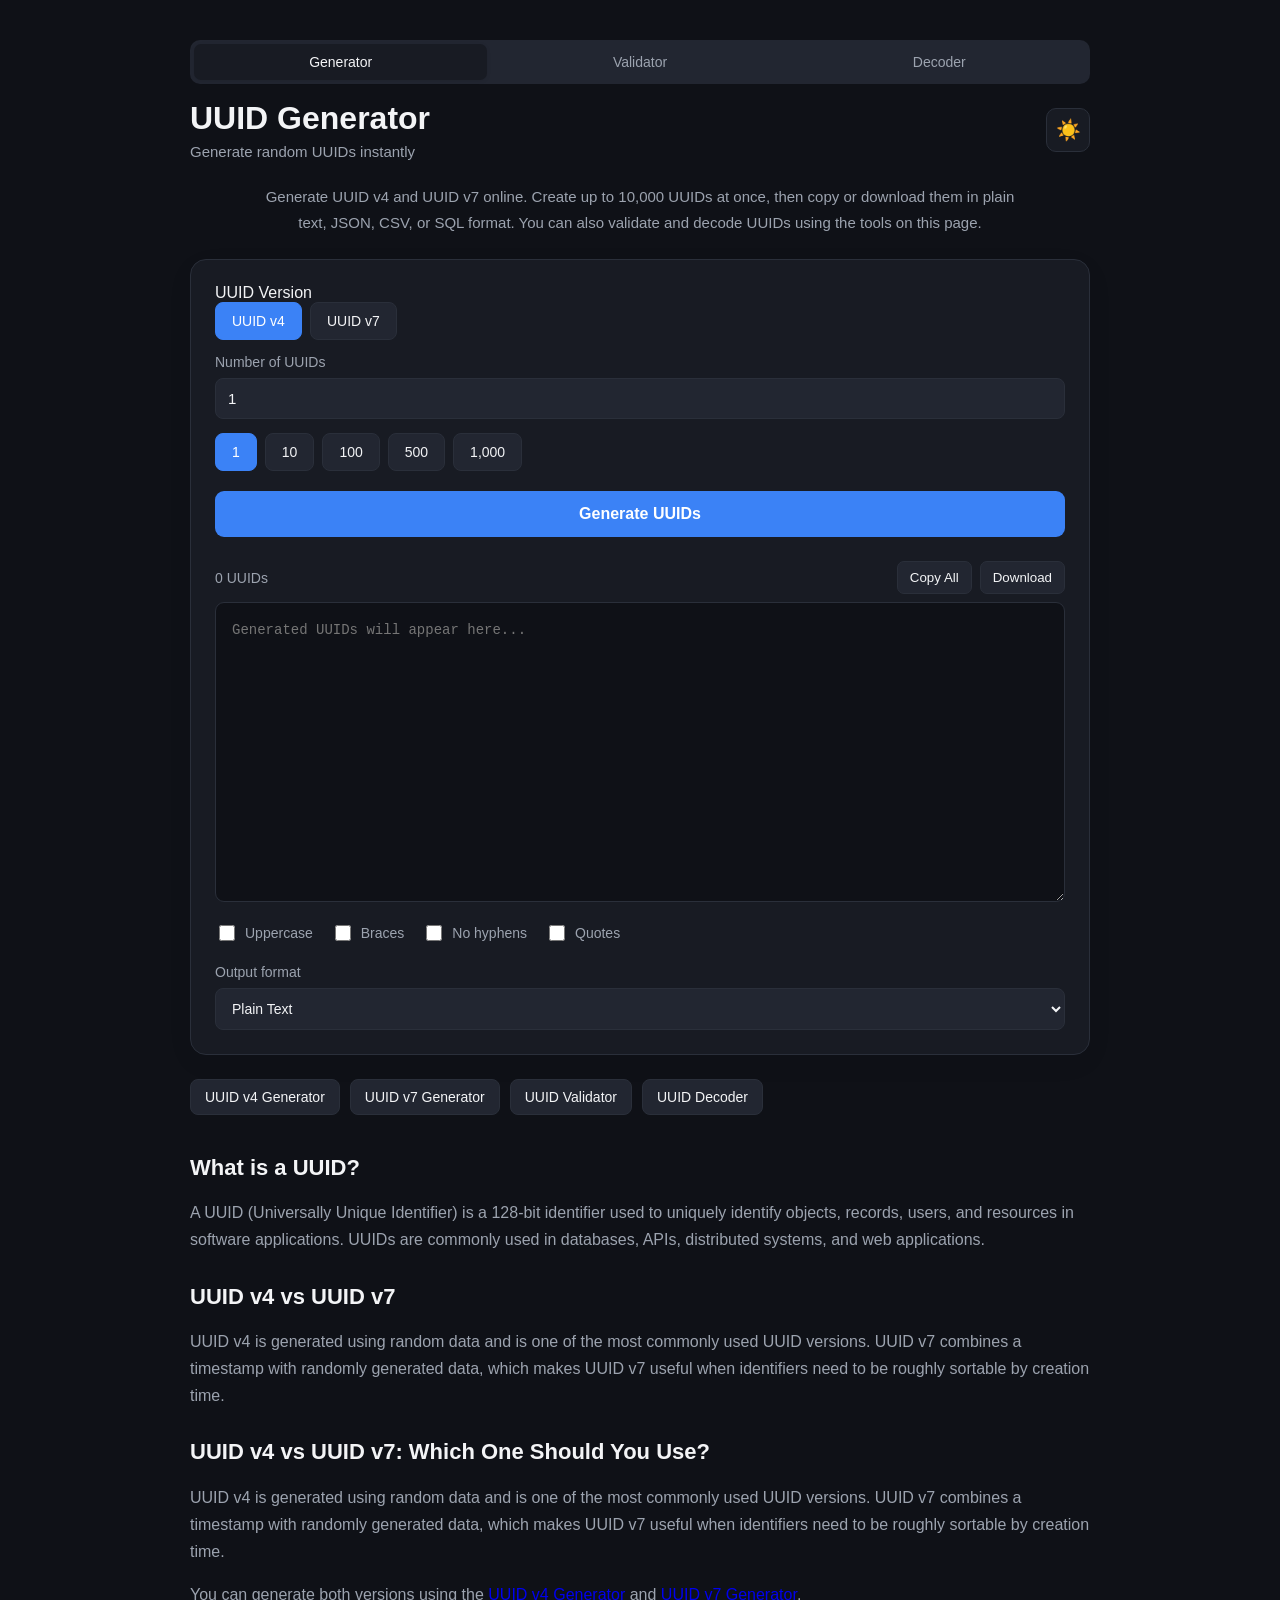
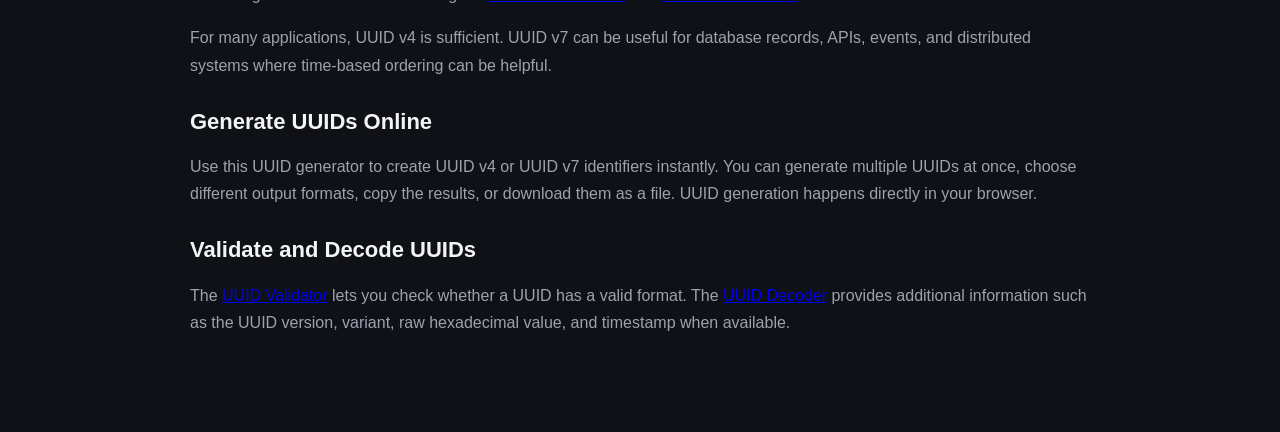
<file: index.html>
<!DOCTYPE html>
<html lang="en">

<head>
    <meta charset="UTF-8">
    <meta name="viewport" content="width=device-width, initial-scale=1.0">

    <title>UUID Generator - Generate UUID v4 & v7 Online</title>

<meta
    name="description"
    content="Free UUID generator for UUID v4 and v7. Generate up to 10,000 UUIDs online, then copy, download, validate, or decode them instantly."
>

    <meta name="robots" content="index, follow">

    <link
    rel="canonical"
    href="https://uuid-generator.asgfhsjsks.workers.dev/"
>

    <meta
    property="og:title"
    content="UUID Generator - Generate UUID v4 & v7 Online"
>

<meta
    property="og:description"
    content="Free UUID generator for UUID v4 and v7. Generate up to 10,000 UUIDs online, then copy, download, validate, or decode them instantly."
>

<meta
    property="og:type"
    content="website"
>

<meta
    property="og:url"
    content="https://uuid-generator.asgfhsjsks.workers.dev/"
>

    <link rel="stylesheet" href="style.css">
</head>

<body>

    <main class="container">

        <div class="tool-tabs">

            <button
                class="tool-tab active"
                data-tool="generator"
            >
                Generator
            </button>

            <button
                class="tool-tab"
                data-tool="validator"
            >
                Validator
            </button>

            <button
                class="tool-tab"
                data-tool="decoder"
            >
                Decoder
            </button>

        </div>


       <header class="header">

    <div>
        <h1>UUID Generator</h1>

        <p class="subtitle">
            Generate random UUIDs instantly
        </p>
    </div>

    <button id="themeButton" class="theme-button">
        ☀️
    </button>

</header>

<p class="intro">
    Generate UUID v4 and UUID v7 online. Create up to 10,000 UUIDs
    at once, then copy or download them in plain text, JSON, CSV,
    or SQL format. You can also validate and decode UUIDs using the
    tools on this page.
</p>


        <!-- Generator -->

        <section
            class="generator"
            id="generatorTool"
        >

            <div class="version-section">

                <label>
                    UUID Version
                </label>

                <div class="version-buttons">

                    <button
                        class="version-button active"
                        data-version="v4"
                    >
                        UUID v4
                    </button>

                    <button
                        class="version-button"
                        data-version="v7"
                    >
                        UUID v7
                    </button>

                </div>

            </div>


            <div class="amount-section">

                <label for="amountInput">
                    Number of UUIDs
                </label>

                <input
                    type="number"
                    id="amountInput"
                    value="1"
                    min="1"
                    max="10000"
                >

            </div>


            <div class="amount-buttons">

                <button
                    class="amount-button active"
                    data-amount="1"
                >
                    1
                </button>

                <button
                    class="amount-button"
                    data-amount="10"
                >
                    10
                </button>

                <button
                    class="amount-button"
                    data-amount="100"
                >
                    100
                </button>

                <button
                    class="amount-button"
                    data-amount="500"
                >
                    500
                </button>

                <button
                    class="amount-button"
                    data-amount="1000"
                >
                    1,000
                </button>

            </div>


            <button
                id="generateButton"
                class="generate-button"
            >
                Generate UUIDs
            </button>


            <div class="output-header">

                <span id="resultCount">
                    0 UUIDs
                </span>

                <div class="output-actions">

                    <button id="copyButton">
                        Copy All
                    </button>

                    <button id="downloadButton">
                        Download
                    </button>

                </div>

            </div>


            <textarea
                id="output"
                readonly
                placeholder="Generated UUIDs will appear here..."
            ></textarea>


            <div class="options">

                <label>

                    <input
                        type="checkbox"
                        id="uppercase"
                    >

                    Uppercase

                </label>


                <label>

                    <input
                        type="checkbox"
                        id="braces"
                    >

                    Braces

                </label>


                <label>

                    <input
                        type="checkbox"
                        id="noHyphens"
                    >

                    No hyphens

                </label>


                <label>

                    <input
                        type="checkbox"
                        id="quotes"
                    >

                    Quotes

                </label>

            </div>


            <div class="format-section">

                <label for="format">
                    Output format
                </label>

                <select id="format">

                    <option value="plain">
                        Plain Text
                    </option>

                    <option value="json">
                        JSON
                    </option>

                    <option value="csv">
                        CSV
                    </option>

                    <option value="sql">
                        SQL
                    </option>

                </select>

            </div>


            <div
                id="sqlOptions"
                class="sql-options"
            >

                <div>

                    <label for="tableName">
                        Table name
                    </label>

                    <input
                        type="text"
                        id="tableName"
                        value="uuids"
                        placeholder="e.g. users"
                    >

                </div>


                <div>

                    <label for="columnName">
                        Column name
                    </label>

                    <input
                        type="text"
                        id="columnName"
                        value="uuid"
                        placeholder="e.g. id"
                    >

                </div>

            </div>

        </section>


        <!-- Validator -->

        <section
            class="validator"
            id="validatorTool"
        >

            <h2>
                UUID Validator
            </h2>

            <p class="validator-description">
                Check whether one or multiple UUIDs are valid.
            </p>


            <textarea
                id="validatorInput"
                class="validator-input"
                placeholder="Paste UUIDs here, one per line..."
            ></textarea>


            <button
                id="validateButton"
                class="generate-button"
            >
                Validate UUIDs
            </button>


            <div
                id="validationResults"
                class="validation-results"
            ></div>

        </section>


        <!-- Decoder -->

        <section
            class="decoder"
            id="decoderTool"
        >

            <h2>
                UUID Decoder
            </h2>

            <p class="decoder-description">
                Decode a UUID and inspect its version, variant,
                timestamp, and raw hexadecimal value.
            </p>


            <textarea
                id="decoderInput"
                class="decoder-input"
                placeholder="Paste a UUID here..."
            ></textarea>


            <button
                id="decodeButton"
                class="generate-button"
            >
                Decode UUID
            </button>


            <div
                id="decoderResults"
                class="decoder-results"
            ></div>

        </section>

        <div class="page-navigation">

    <a href="uuid-v4-generator">
        UUID v4 Generator
    </a>

    <a href="uuid-v7-generator">
        UUID v7 Generator
    </a>

    <a href="uuid-validator">
        UUID Validator
    </a>

    <a href="uuid-decoder">
        UUID Decoder
    </a>

</div>


        <!-- Information -->

        <section class="info">

            <h2>
                What is a UUID?
            </h2>

            <p>
                A UUID (Universally Unique Identifier) is a 128-bit
                identifier used to uniquely identify objects, records,
                users, and resources in software applications. UUIDs
                are commonly used in databases, APIs, distributed
                systems, and web applications.
            </p>


            <h2>
                UUID v4 vs UUID v7
            </h2>

            <p>
                UUID v4 is generated using random data and is one of
                the most commonly used UUID versions. UUID v7 combines
                a timestamp with randomly generated data, which makes
                UUID v7 useful when identifiers need to be roughly
                sortable by creation time.
            </p>

            <h2>
    UUID v4 vs UUID v7: Which One Should You Use?
</h2>

<p>
    UUID v4 is generated using random data and is one of
    the most commonly used UUID versions. UUID v7 combines
    a timestamp with randomly generated data, which makes
    UUID v7 useful when identifiers need to be roughly
    sortable by creation time.
</p>

<p>
    You can generate both versions using the
    <a href="uuid-v4-generator">UUID v4 Generator</a>
    and
    <a href="uuid-v7-generator">UUID v7 Generator</a>.
</p>

<p>
    For many applications, UUID v4 is sufficient. UUID v7 can
    be useful for database records, APIs, events, and distributed
    systems where time-based ordering can be helpful.
</p>


            <h2>
                Generate UUIDs Online
            </h2>

            <p>
                Use this UUID generator to create UUID v4 or UUID v7
                identifiers instantly. You can generate multiple UUIDs
                at once, choose different output formats, copy the
                results, or download them as a file. UUID generation
                happens directly in your browser.
            </p>


      <h2>
    Validate and Decode UUIDs
</h2>

<p>
    The
    <a href="uuid-validator">UUID Validator</a>
    lets you check whether a UUID has a valid format.
    The
    <a href="uuid-decoder">UUID Decoder</a>
    provides additional information such as the UUID
    version, variant, raw hexadecimal value, and timestamp
    when available.
</p>

        </section>

    </main>


    <script src="script.js"></script>

</body>

</html>
</file>
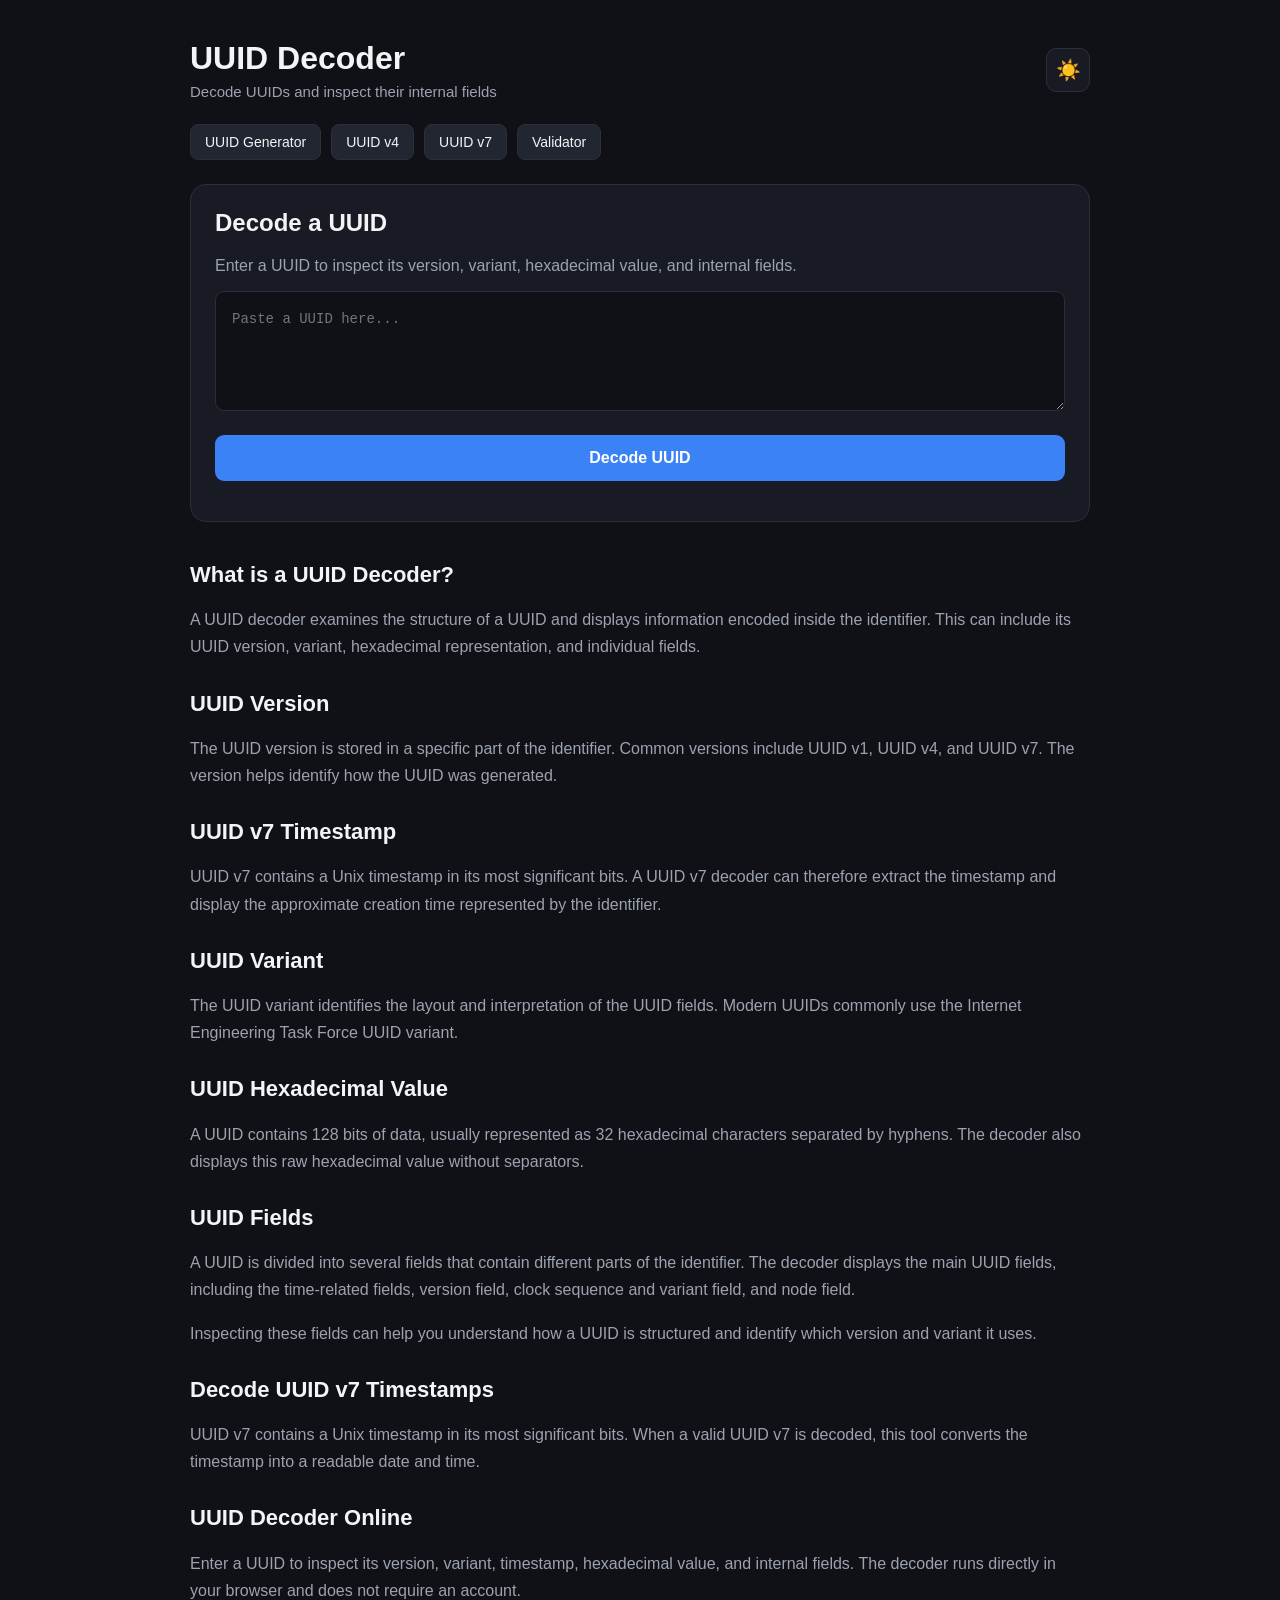
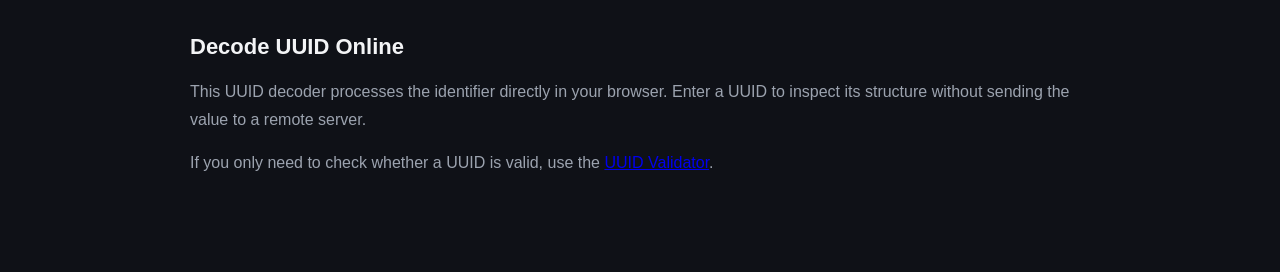
<file: uuid-decoder.html>
<!DOCTYPE html>
<html lang="en">

<head>

    <meta charset="UTF-8">

    <meta
        name="viewport"
        content="width=device-width, initial-scale=1.0"
    >

    <title>UUID Decoder - Decode UUIDs Online</title>

    <meta
        name="description"
        content="Free online UUID decoder. Decode UUIDs and inspect their version, variant, timestamp, hexadecimal value, and individual fields."
    >

    <meta
        name="robots"
        content="index, follow"
    >

    <link
    rel="canonical"
    href="https://uuid-generator.asgfhsjsks.workers.dev/uuid-decoder"
>

<meta property="og:title" content="UUID Decoder - Decode UUIDs Online">

<meta
    property="og:description"
    content="Free online UUID decoder. Decode UUIDs and inspect their version, variant, timestamp, hexadecimal value, and individual fields."
>

<meta property="og:type" content="website">

<meta
    property="og:url"
    content="https://uuid-generator.asgfhsjsks.workers.dev/uuid-decoder"
>

    <link
        rel="stylesheet"
        href="style.css"
    >

</head>

<body>

<main class="container">

    <header class="header">

        <div>

            <h1>UUID Decoder</h1>

            <p>
                Decode UUIDs and inspect their internal fields
            </p>

        </div>

        <button
            id="themeButton"
            class="theme-button"
        >
            ☀️
        </button>

    </header>


<div class="page-navigation">

    <a href="index">
        UUID Generator
    </a>

    <a href="uuid-v4-generator">
        UUID v4
    </a>

    <a href="uuid-v7-generator">
        UUID v7
    </a>

    <a href="uuid-validator">
        Validator
    </a>

</div>


    <section
        class="decoder"
        id="decoderTool"
        style="display: block;"
    >

        <h2>
            Decode a UUID
        </h2>

        <p class="decoder-description">
            Enter a UUID to inspect its version, variant,
            hexadecimal value, and internal fields.
        </p>


        <textarea
            id="decoderInput"
            class="decoder-input"
            placeholder="Paste a UUID here..."
        ></textarea>


        <button
            id="decodeButton"
            class="generate-button"
        >
            Decode UUID
        </button>


        <div
            id="decoderResults"
            class="decoder-results"
        ></div>

    </section>


    <section class="info">

        <h2>
            What is a UUID Decoder?
        </h2>

        <p>
            A UUID decoder examines the structure of a UUID and
            displays information encoded inside the identifier.
            This can include its UUID version, variant, hexadecimal
            representation, and individual fields.
        </p>


        <h2>
            UUID Version
        </h2>

        <p>
            The UUID version is stored in a specific part of the
            identifier. Common versions include UUID v1, UUID v4,
            and UUID v7. The version helps identify how the UUID
            was generated.
        </p>


        <h2>
            UUID v7 Timestamp
        </h2>

        <p>
            UUID v7 contains a Unix timestamp in its most
            significant bits. A UUID v7 decoder can therefore
            extract the timestamp and display the approximate
            creation time represented by the identifier.
        </p>


        <h2>
            UUID Variant
        </h2>

        <p>
            The UUID variant identifies the layout and interpretation
            of the UUID fields. Modern UUIDs commonly use the
            Internet Engineering Task Force UUID variant.
        </p>


        <h2>
            UUID Hexadecimal Value
        </h2>

        <p>
            A UUID contains 128 bits of data, usually represented
            as 32 hexadecimal characters separated by hyphens.
            The decoder also displays this raw hexadecimal value
            without separators.
        </p>

        <h2>
    UUID Fields
</h2>

<p>
    A UUID is divided into several fields that contain different
    parts of the identifier. The decoder displays the main UUID
    fields, including the time-related fields, version field,
    clock sequence and variant field, and node field.
</p>

<p>
    Inspecting these fields can help you understand how a UUID is
    structured and identify which version and variant it uses.
</p>

        <h2>
    Decode UUID v7 Timestamps
</h2>

<p>
    UUID v7 contains a Unix timestamp in its most significant
    bits. When a valid UUID v7 is decoded, this tool converts the
    timestamp into a readable date and time.
</p>

        <h2>
    UUID Decoder Online
</h2>

<p>
    Enter a UUID to inspect its version, variant, timestamp,
    hexadecimal value, and internal fields. The decoder runs
    directly in your browser and does not require an account.
</p>


        <h2>
            Decode UUID Online
        </h2>

        <p>
            This UUID decoder processes the identifier directly
            in your browser. Enter a UUID to inspect its structure
            without sending the value to a remote server.
        </p>

        <p>
    If you only need to check whether a UUID is valid,
    use the <a href="uuid-validator">UUID Validator</a>.
</p>

    </section>

</main>


<script src="script.js"></script>

</body>

</html>
</file>
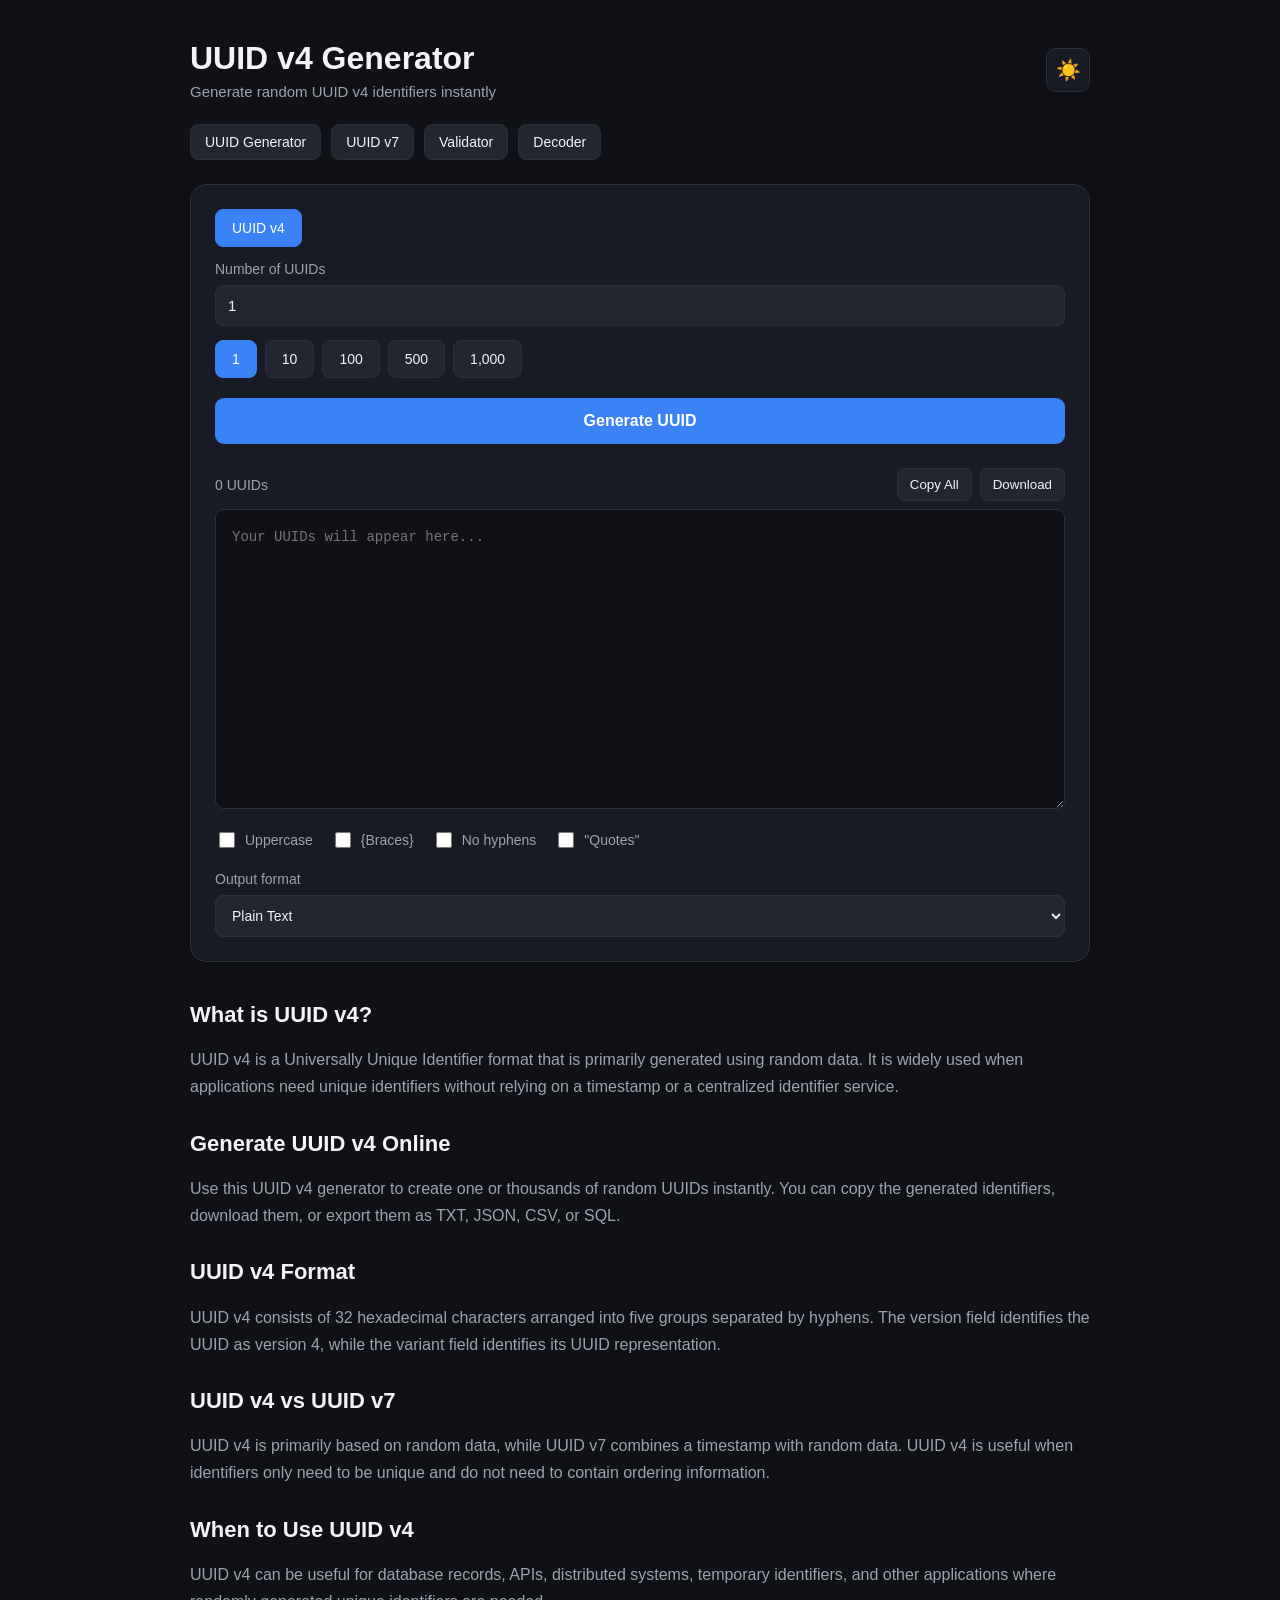
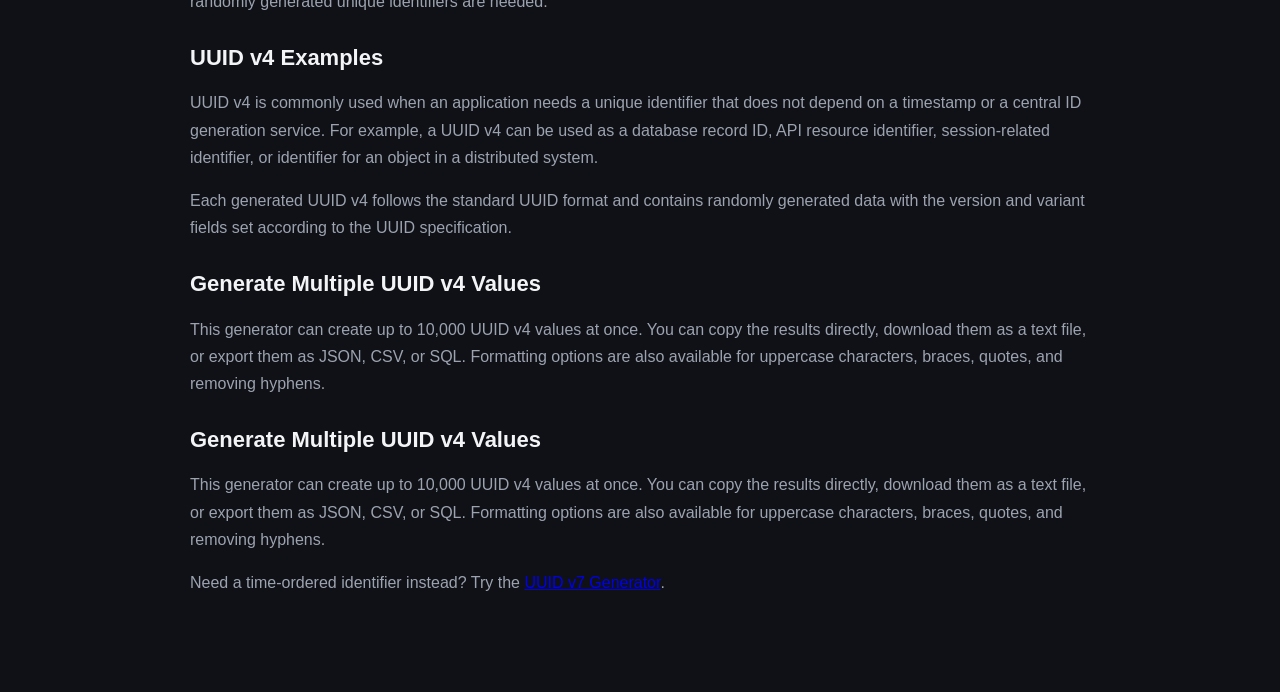
<file: uuid-v4-generator.html>
<!DOCTYPE html>
<html lang="en">

<head>

    <meta charset="UTF-8">

    <meta
        name="viewport"
        content="width=device-width, initial-scale=1.0"
    >

<title>UUID v4 Generator - Generate Random UUIDs Online</title>

<meta
    name="description"
    content="Free UUID v4 generator. Generate random UUID v4 identifiers online in bulk, copy them, download them, or export them as JSON, CSV, and SQL."
>

    <meta
        name="robots"
        content="index, follow"
    >

    <link
    rel="canonical"
    href="https://uuid-generator.asgfhsjsks.workers.dev/uuid-v4-generator"
>

<meta property="og:title" content="UUID v4 Generator - Generate Random UUIDs Online">

<meta
    property="og:description"
    content="Free UUID v4 generator. Generate random UUID v4 identifiers online in bulk, copy them, download them, or export them as JSON, CSV, and SQL."
>

<meta property="og:type" content="website">

<meta
    property="og:url"
    content="https://uuid-generator.asgfhsjsks.workers.dev/uuid-v4-generator"
>

    <link
        rel="stylesheet"
        href="style.css"
    >

</head>

<body>

<main class="container">

    <header class="header">

        <div>

      <h1>UUID v4 Generator</h1>

<p>
    Generate random UUID v4 identifiers instantly
</p>

        </div>

        <button
            id="themeButton"
            class="theme-button"
        >
            ☀️
        </button>

    </header>


<div class="page-navigation">

    <a href="index">
        UUID Generator
    </a>

    <a href="uuid-v7-generator">
        UUID v7
    </a>

    <a href="uuid-validator">
        Validator
    </a>

    <a href="uuid-decoder">
        Decoder
    </a>

</div>

</div>


    <section
        class="generator"
        id="generatorTool"
    >

        <div class="version-buttons">

    <button
        class="version-button active"
        data-version="v4"
    >
        UUID v4
    </button>

</div>


        <div class="amount-section">

            <label for="amountInput">
                Number of UUIDs
            </label>

            <input
                type="number"
                id="amountInput"
                value="1"
                min="1"
                max="10000"
            >

        </div>


        <div class="amount-buttons">

            <button
                class="amount-button active"
                data-amount="1"
            >
                1
            </button>

            <button
                class="amount-button"
                data-amount="10"
            >
                10
            </button>

            <button
                class="amount-button"
                data-amount="100"
            >
                100
            </button>

            <button
                class="amount-button"
                data-amount="500"
            >
                500
            </button>

            <button
                class="amount-button"
                data-amount="1000"
            >
                1,000
            </button>

        </div>


        <button
            id="generateButton"
            class="generate-button"
        >
            Generate UUID
        </button>


        <div class="output-header">

            <span id="resultCount">
                0 UUIDs
            </span>

            <div class="output-actions">

                <button id="copyButton">
                    Copy All
                </button>

                <button id="downloadButton">
                    Download
                </button>

            </div>

        </div>


        <textarea
            id="output"
            class="output"
            placeholder="Your UUIDs will appear here..."
            readonly
        ></textarea>


        <div class="options">

            <label>

                <input
                    type="checkbox"
                    id="uppercase"
                >

                Uppercase

            </label>


            <label>

                <input
                    type="checkbox"
                    id="braces"
                >

                {Braces}

            </label>


            <label>

                <input
                    type="checkbox"
                    id="noHyphens"
                >

                No hyphens

            </label>


            <label>

                <input
                    type="checkbox"
                    id="quotes"
                >

                "Quotes"

            </label>

        </div>


        <div class="format-section">

            <label for="format">
                Output format
            </label>

            <select id="format">

                <option value="plain">
                    Plain Text
                </option>

                <option value="json">
                    JSON
                </option>

                <option value="csv">
                    CSV
                </option>

                <option value="sql">
                    SQL
                </option>

            </select>

        </div>


        <div
            id="sqlOptions"
            class="sql-options"
        >

            <div>

                <label for="tableName">
                    Table name
                </label>

                <input
                    type="text"
                    id="tableName"
                    value="uuids"
                    placeholder="e.g. users"
                >

            </div>


            <div>

                <label for="columnName">
                    Column name
                </label>

                <input
                    type="text"
                    id="columnName"
                    value="uuid"
                    placeholder="e.g. id"
                >

            </div>

        </div>

    </section>


   <section class="info">

    <h2>
        What is UUID v4?
    </h2>

    <p>
        UUID v4 is a Universally Unique Identifier format that
        is primarily generated using random data. It is widely
        used when applications need unique identifiers without
        relying on a timestamp or a centralized identifier
        service.
    </p>


    <h2>
        Generate UUID v4 Online
    </h2>

    <p>
        Use this UUID v4 generator to create one or thousands
        of random UUIDs instantly. You can copy the generated
        identifiers, download them, or export them as TXT, JSON,
        CSV, or SQL.
    </p>


    <h2>
        UUID v4 Format
    </h2>

    <p>
        UUID v4 consists of 32 hexadecimal characters arranged
        into five groups separated by hyphens. The version field
        identifies the UUID as version 4, while the variant field
        identifies its UUID representation.
    </p>


    <h2>
        UUID v4 vs UUID v7
    </h2>

    <p>
        UUID v4 is primarily based on random data, while UUID v7
        combines a timestamp with random data. UUID v4 is useful
        when identifiers only need to be unique and do not need
        to contain ordering information.
    </p>


    <h2>
        When to Use UUID v4
    </h2>

    <p>
        UUID v4 can be useful for database records, APIs,
        distributed systems, temporary identifiers, and other
        applications where randomly generated unique identifiers
        are needed.
    </p>

       <h2>
    UUID v4 Examples
</h2>

<p>
    UUID v4 is commonly used when an application needs a unique
    identifier that does not depend on a timestamp or a central
    ID generation service. For example, a UUID v4 can be used as
    a database record ID, API resource identifier, session-related
    identifier, or identifier for an object in a distributed system.
</p>

<p>
    Each generated UUID v4 follows the standard UUID format and
    contains randomly generated data with the version and variant
    fields set according to the UUID specification.
</p>

       <h2>
    Generate Multiple UUID v4 Values
</h2>

<p>
    This generator can create up to 10,000 UUID v4 values at once.
    You can copy the results directly, download them as a text file,
    or export them as JSON, CSV, or SQL. Formatting options are also
    available for uppercase characters, braces, quotes, and removing
    hyphens.
</p>

       <h2>
    Generate Multiple UUID v4 Values
</h2>

<p>
    This generator can create up to 10,000 UUID v4 values at once.
    You can copy the results directly, download them as a text file,
    or export them as JSON, CSV, or SQL. Formatting options are also
    available for uppercase characters, braces, quotes, and removing
    hyphens.
</p>

       <p>
    Need a time-ordered identifier instead?
    Try the <a href="uuid-v7-generator">UUID v7 Generator</a>.
</p>

</section>

</main>


<script src="script.js"></script>

</body>

</html>
</file>
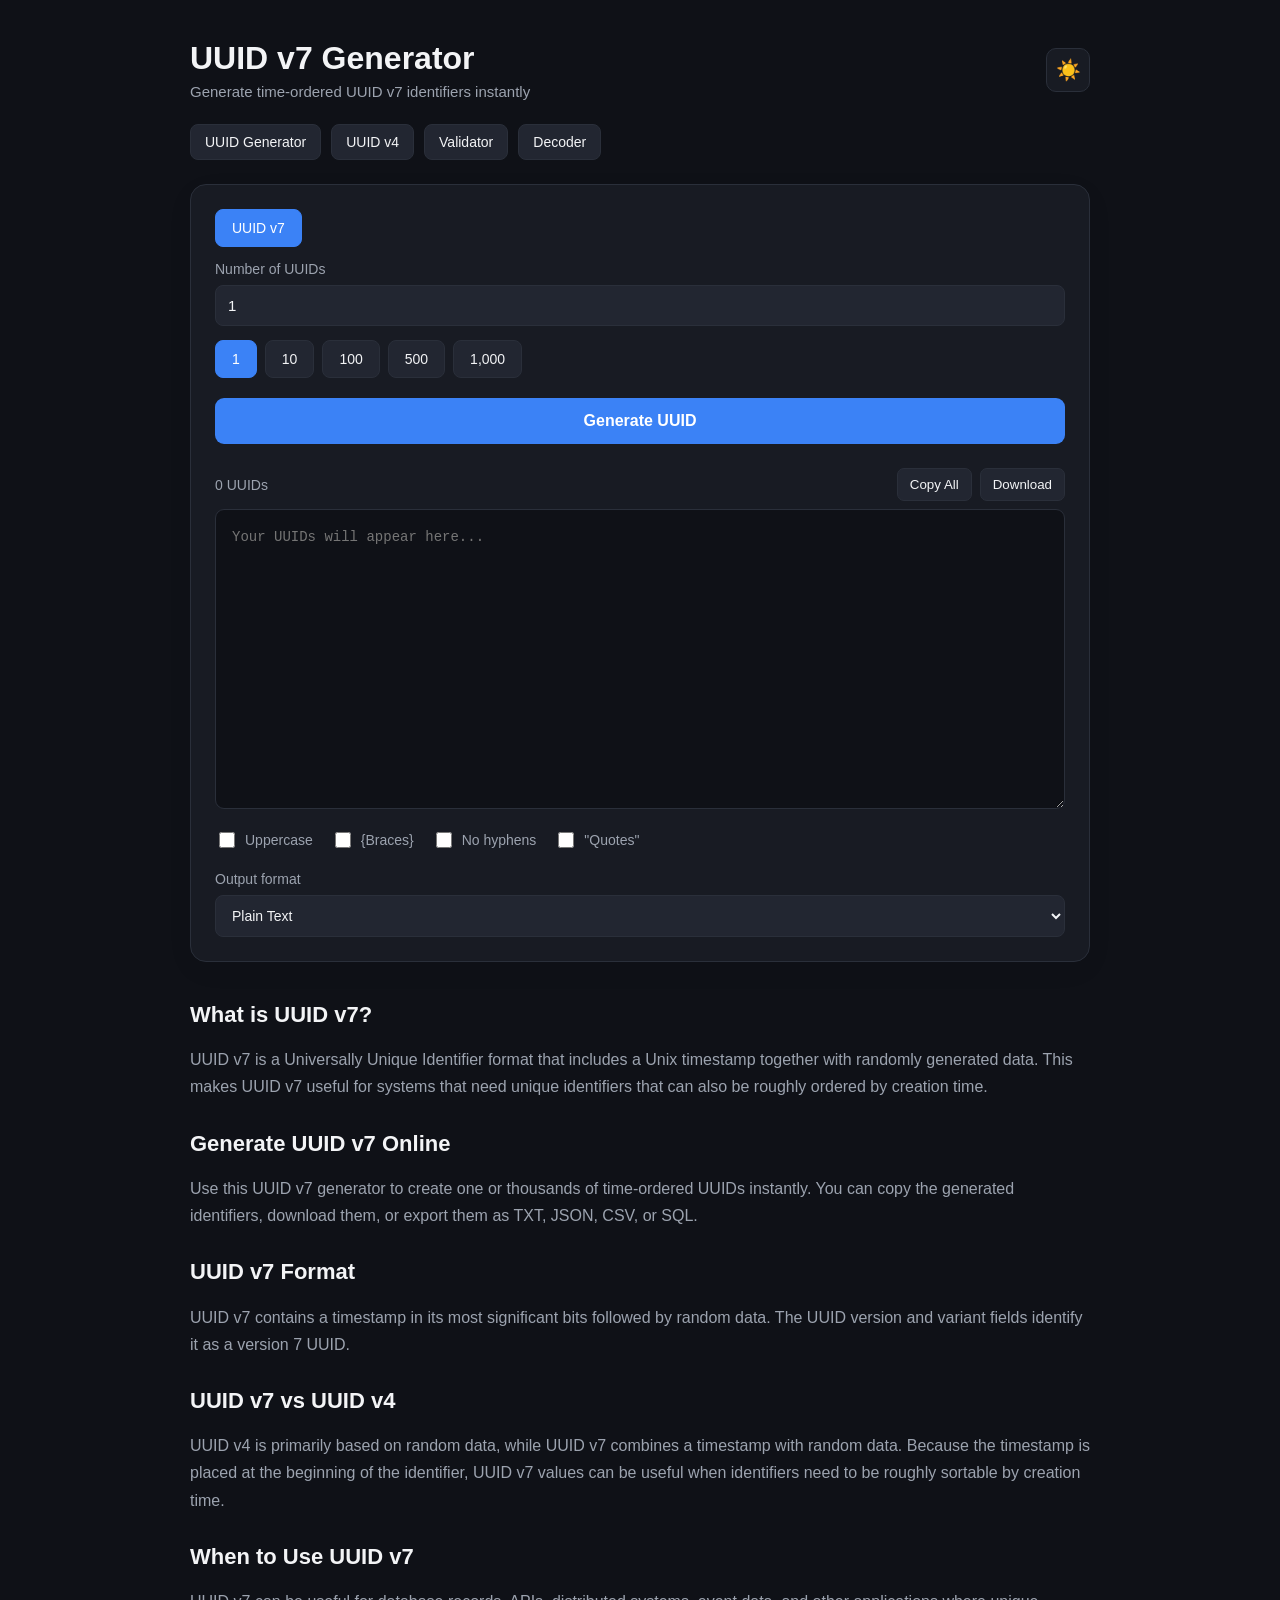
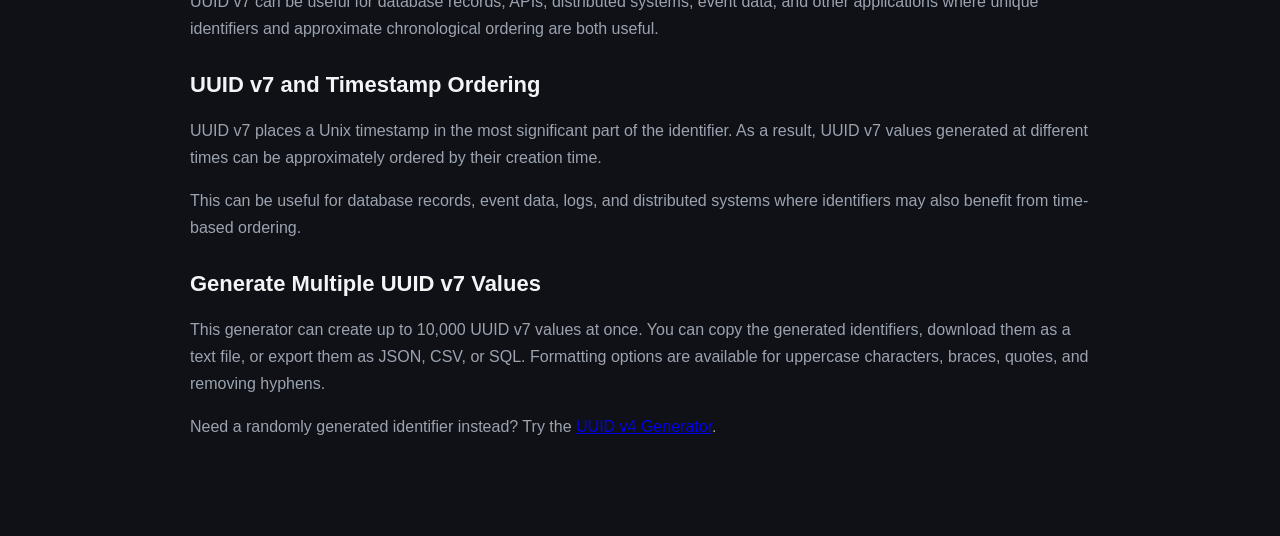
<file: uuid-v7-generator.html>
<!DOCTYPE html>
<html lang="en">

<head>

    <meta charset="UTF-8">

    <meta
        name="viewport"
        content="width=device-width, initial-scale=1.0"
    >

    <title>UUID v7 Generator - Generate UUID v7 Online</title>

    <meta
        name="description"
        content="Free UUID v7 generator. Generate time-ordered UUID v7 identifiers online in bulk, copy them, download them, or export them as JSON, CSV, and SQL."
    >

    <meta
        name="robots"
        content="index, follow"
    >

    <link
    rel="canonical"
    href="https://uuid-generator.asgfhsjsks.workers.dev/uuid-v7-generator"
>

<meta property="og:title" content="UUID v7 Generator - Generate UUID v7 Online">

<meta
    property="og:description"
    content="Free UUID v7 generator. Generate time-ordered UUID v7 identifiers online in bulk, copy them, download them, or export them as JSON, CSV, and SQL."
>

<meta property="og:type" content="website">

<meta
    property="og:url"
    content="https://uuid-generator.asgfhsjsks.workers.dev/uuid-v7-generator"
>

    <link
        rel="stylesheet"
        href="style.css"
    >

</head>

<body>

<main class="container">

    <header class="header">

        <div>

            <h1>UUID v7 Generator</h1>

            <p>
                Generate time-ordered UUID v7 identifiers instantly
            </p>

        </div>

        <button
            id="themeButton"
            class="theme-button"
        >
            ☀️
        </button>

    </header>


<div class="page-navigation">

    <a href="index.html">
        UUID Generator
    </a>

    <a href="uuid-v4-generator.html">
        UUID v4
    </a>

    <a href="uuid-validator.html">
        Validator
    </a>

    <a href="uuid-decoder.html">
        Decoder
    </a>

</div>


    <section
        class="generator"
        id="generatorTool"
    >

        <div class="version-buttons">

            <button
                class="version-button active"
                data-version="v7"
            >
                UUID v7
            </button>

        </div>


        <div class="amount-section">

            <label for="amountInput">
                Number of UUIDs
            </label>

            <input
                type="number"
                id="amountInput"
                value="1"
                min="1"
                max="10000"
            >

        </div>


        <div class="amount-buttons">

            <button
                class="amount-button active"
                data-amount="1"
            >
                1
            </button>

            <button
                class="amount-button"
                data-amount="10"
            >
                10
            </button>

            <button
                class="amount-button"
                data-amount="100"
            >
                100
            </button>

            <button
                class="amount-button"
                data-amount="500"
            >
                500
            </button>

            <button
                class="amount-button"
                data-amount="1000"
            >
                1,000
            </button>

        </div>


        <button
            id="generateButton"
            class="generate-button"
        >
            Generate UUID
        </button>


        <div class="output-header">

            <span id="resultCount">
                0 UUIDs
            </span>

            <div class="output-actions">

                <button id="copyButton">
                    Copy All
                </button>

                <button id="downloadButton">
                    Download
                </button>

            </div>

        </div>


        <textarea
            id="output"
            class="output"
            placeholder="Your UUIDs will appear here..."
            readonly
        ></textarea>


        <div class="options">

            <label>

                <input
                    type="checkbox"
                    id="uppercase"
                >

                Uppercase

            </label>


            <label>

                <input
                    type="checkbox"
                    id="braces"
                >

                {Braces}

            </label>


            <label>

                <input
                    type="checkbox"
                    id="noHyphens"
                >

                No hyphens

            </label>


            <label>

                <input
                    type="checkbox"
                    id="quotes"
                >

                "Quotes"

            </label>

        </div>


        <div class="format-section">

            <label for="format">
                Output format
            </label>

            <select id="format">

                <option value="plain">
                    Plain Text
                </option>

                <option value="json">
                    JSON
                </option>

                <option value="csv">
                    CSV
                </option>

                <option value="sql">
                    SQL
                </option>

            </select>

        </div>


        <div
            id="sqlOptions"
            class="sql-options"
        >

            <div>

                <label for="tableName">
                    Table name
                </label>

                <input
                    type="text"
                    id="tableName"
                    value="uuids"
                    placeholder="e.g. users"
                >

            </div>


            <div>

                <label for="columnName">
                    Column name
                </label>

                <input
                    type="text"
                    id="columnName"
                    value="uuid"
                    placeholder="e.g. id"
                >

            </div>

        </div>

    </section>


    <section class="info">

        <h2>
            What is UUID v7?
        </h2>

        <p>
            UUID v7 is a Universally Unique Identifier format that
            includes a Unix timestamp together with randomly
            generated data. This makes UUID v7 useful for systems
            that need unique identifiers that can also be roughly
            ordered by creation time.
        </p>


        <h2>
            Generate UUID v7 Online
        </h2>

        <p>
            Use this UUID v7 generator to create one or thousands
            of time-ordered UUIDs instantly. You can copy the
            generated identifiers, download them, or export them
            as TXT, JSON, CSV, or SQL.
        </p>


        <h2>
            UUID v7 Format
        </h2>

        <p>
            UUID v7 contains a timestamp in its most significant
            bits followed by random data. The UUID version and
            variant fields identify it as a version 7 UUID.
        </p>


        <h2>
            UUID v7 vs UUID v4
        </h2>

        <p>
            UUID v4 is primarily based on random data, while UUID
            v7 combines a timestamp with random data. Because the
            timestamp is placed at the beginning of the identifier,
            UUID v7 values can be useful when identifiers need to
            be roughly sortable by creation time.
        </p>


        <h2>
            When to Use UUID v7
        </h2>

        <p>
            UUID v7 can be useful for database records, APIs,
            distributed systems, event data, and other applications
            where unique identifiers and approximate chronological
            ordering are both useful.
        </p>

        <h2>
    UUID v7 and Timestamp Ordering
</h2>

<p>
    UUID v7 places a Unix timestamp in the most significant
    part of the identifier. As a result, UUID v7 values generated
    at different times can be approximately ordered by their
    creation time.
</p>

<p>
    This can be useful for database records, event data, logs,
    and distributed systems where identifiers may also benefit
    from time-based ordering.
</p>

        <h2>
    Generate Multiple UUID v7 Values
</h2>

<p>
    This generator can create up to 10,000 UUID v7 values at once.
    You can copy the generated identifiers, download them as a text
    file, or export them as JSON, CSV, or SQL. Formatting options
    are available for uppercase characters, braces, quotes, and
    removing hyphens.
</p>

        <p>
    Need a randomly generated identifier instead?
    Try the <a href="uuid-v4-generator">UUID v4 Generator</a>.
</p>

    </section>

</main>


<script src="script.js"></script>

</body>

</html>
</file>
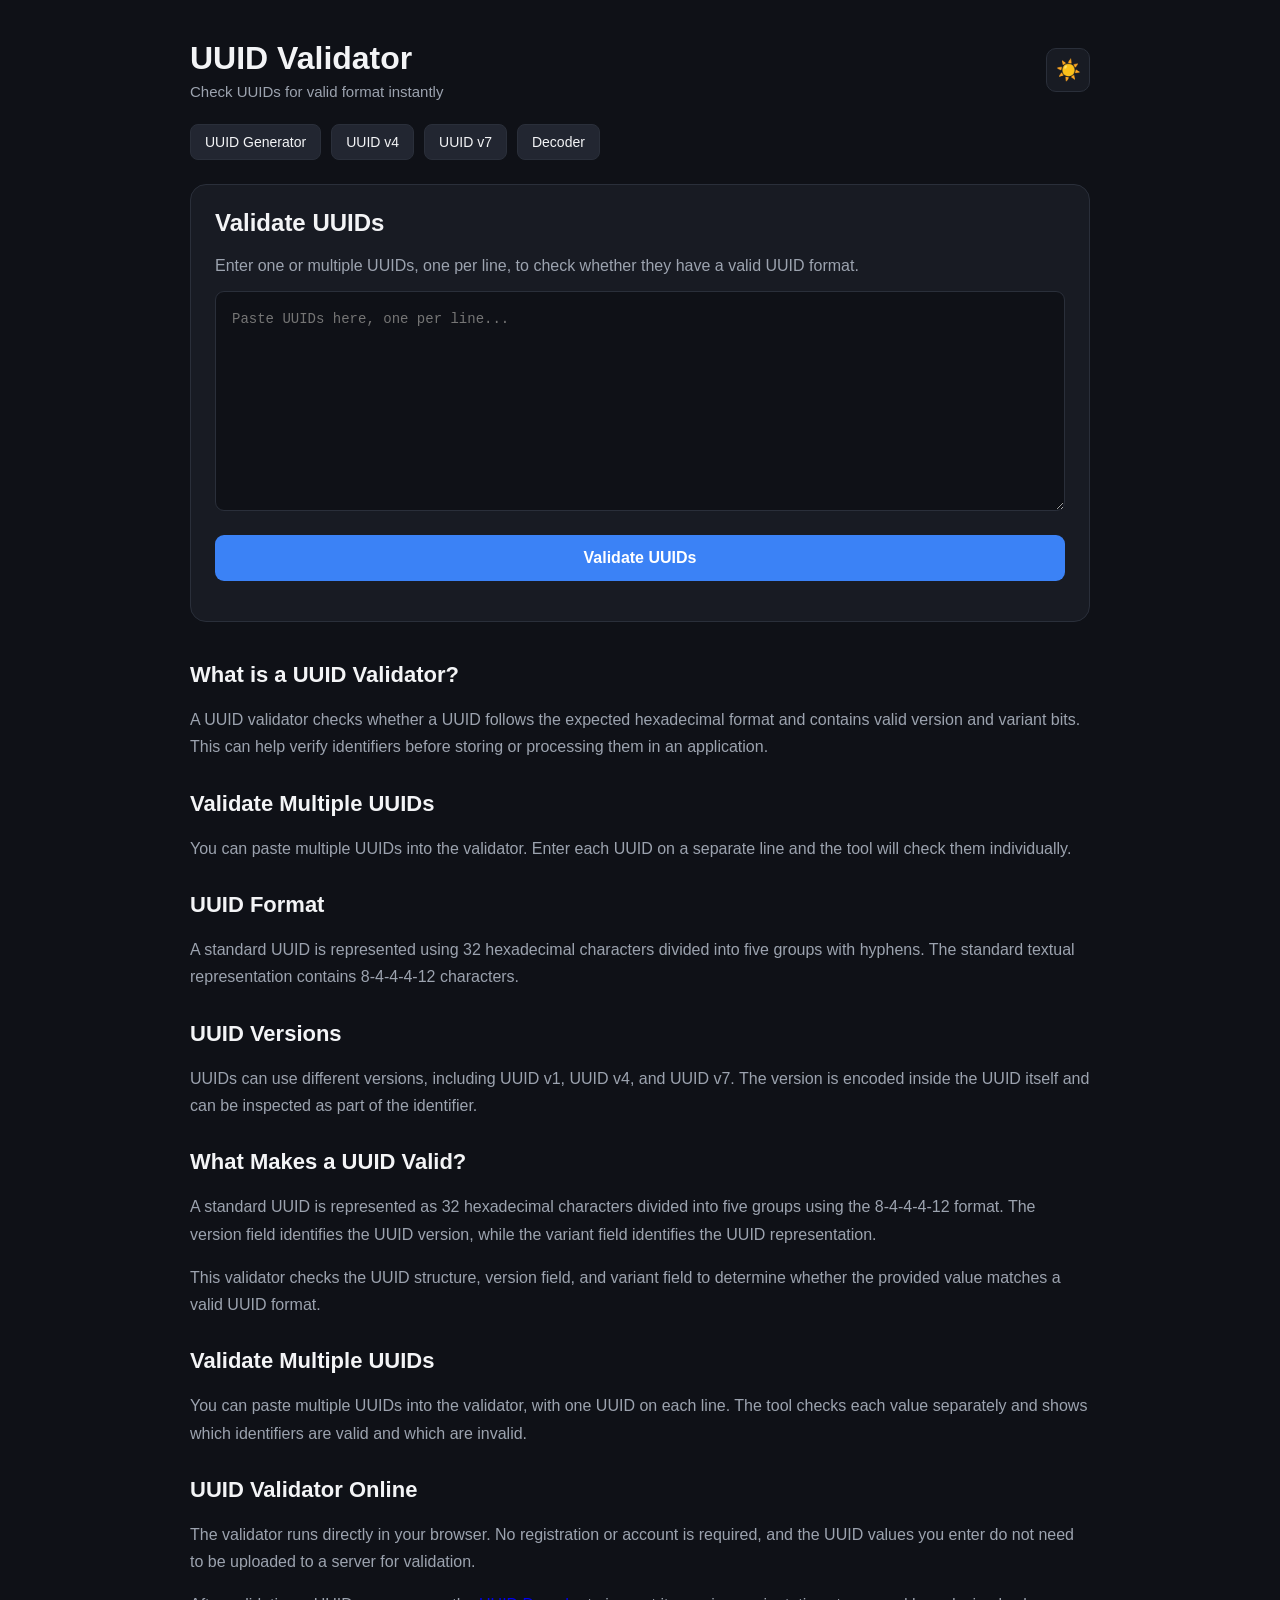
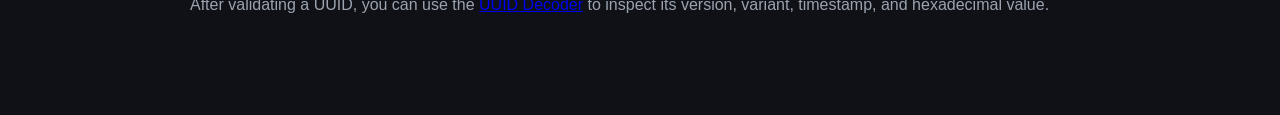
<file: uuid-validator.html>
<!DOCTYPE html>
<html lang="en">

<head>

    <meta charset="UTF-8">

    <meta
        name="viewport"
        content="width=device-width, initial-scale=1.0"
    >

    <title>UUID Validator - Check UUIDs Online</title>

    <meta
        name="description"
        content="Free online UUID validator. Check one or multiple UUIDs for valid format, version, and variant instantly."
    >

    <meta
        name="robots"
        content="index, follow"
    >

    <link
    rel="canonical"
    href="https://uuid-generator.asgfhsjsks.workers.dev/uuid-validator"
>

<meta property="og:title" content="UUID Validator - Check UUIDs Online">

<meta
    property="og:description"
    content="Free online UUID validator. Check one or multiple UUIDs for valid format, version, and variant instantly."
>

<meta property="og:type" content="website">

<meta
    property="og:url"
    content="https://uuid-generator.asgfhsjsks.workers.dev/uuid-validator"
>

    <link
        rel="stylesheet"
        href="style.css"
    >

</head>

<body>

<main class="container">

    <header class="header">

        <div>

            <h1>UUID Validator</h1>

            <p>
                Check UUIDs for valid format instantly
            </p>

        </div>

        <button
            id="themeButton"
            class="theme-button"
        >
            ☀️
        </button>

    </header>


<div class="page-navigation">

    <a href="index">
        UUID Generator
    </a>

    <a href="uuid-v4-generator">
        UUID v4
    </a>

    <a href="uuid-v7-generator">
        UUID v7
    </a>

    <a href="uuid-decoder">
        Decoder
    </a>

</div>

    <section
        class="validator"
        id="validatorTool"
        style="display: block;"
    >

        <h2>
            Validate UUIDs
        </h2>

        <p class="validator-description">
            Enter one or multiple UUIDs, one per line, to check
            whether they have a valid UUID format.
        </p>


        <textarea
            id="validatorInput"
            class="validator-input"
            placeholder="Paste UUIDs here, one per line..."
        ></textarea>


        <button
            id="validateButton"
            class="generate-button"
        >
            Validate UUIDs
        </button>


        <div
            id="validationResults"
            class="validation-results"
        ></div>

    </section>


    <section class="info">

        <h2>
            What is a UUID Validator?
        </h2>

        <p>
            A UUID validator checks whether a UUID follows the
            expected hexadecimal format and contains valid version
            and variant bits. This can help verify identifiers
            before storing or processing them in an application.
        </p>


        <h2>
            Validate Multiple UUIDs
        </h2>

        <p>
            You can paste multiple UUIDs into the validator.
            Enter each UUID on a separate line and the tool will
            check them individually.
        </p>


        <h2>
            UUID Format
        </h2>

        <p>
            A standard UUID is represented using 32 hexadecimal
            characters divided into five groups with hyphens.
            The standard textual representation contains
            8-4-4-4-12 characters.
        </p>


        <h2>
            UUID Versions
        </h2>

        <p>
            UUIDs can use different versions, including UUID v1,
            UUID v4, and UUID v7. The version is encoded inside
            the UUID itself and can be inspected as part of the
            identifier.
        </p>

        <h2>
    What Makes a UUID Valid?
</h2>

<p>
    A standard UUID is represented as 32 hexadecimal characters
    divided into five groups using the 8-4-4-4-12 format. The
    version field identifies the UUID version, while the variant
    field identifies the UUID representation.
</p>

<p>
    This validator checks the UUID structure, version field, and
    variant field to determine whether the provided value matches
    a valid UUID format.
</p>

        <h2>
    Validate Multiple UUIDs
</h2>

<p>
    You can paste multiple UUIDs into the validator, with one UUID
    on each line. The tool checks each value separately and shows
    which identifiers are valid and which are invalid.
</p>

        <h2>
    UUID Validator Online
</h2>

<p>
    The validator runs directly in your browser. No registration
    or account is required, and the UUID values you enter do not
    need to be uploaded to a server for validation.
</p>

        <p>
    After validating a UUID, you can use the
    <a href="uuid-decoder">UUID Decoder</a>
    to inspect its version, variant, timestamp, and
    hexadecimal value.
</p>

    </section>

</main>


<script src="script.js"></script>

</body>

</html>
</file>
<file: style.css>
* {
    box-sizing: border-box;
}

:root {
    --bg: #f5f7fb;
    --card: #ffffff;
    --text: #111827;
    --muted: #6b7280;
    --border: #e5e7eb;
    --primary: #2563eb;
    --primary-hover: #1d4ed8;
    --button-bg: #f3f4f6;
}

body.dark {
    --bg: #0f1117;
    --card: #181b23;
    --text: #f3f4f6;
    --muted: #9ca3af;
    --border: #2a2f3a;
    --primary: #3b82f6;
    --primary-hover: #2563eb;
    --button-bg: #222631;
}

body {
    margin: 0;
    font-family: Arial, Helvetica, sans-serif;
    background: var(--bg);
    color: var(--text);
    transition: background 0.2s, color 0.2s;
}

.container {
    width: min(900px, calc(100% - 32px));
    margin: 0 auto;
    padding: 40px 0 80px;
}

.header {
    display: flex;
    justify-content: space-between;
    align-items: center;
    margin-bottom: 24px;
}

.header h1 {
    margin: 0 0 6px;
    font-size: 32px;
}

.header p {
    margin: 0;
    color: var(--muted);
    font-size: 15px;
}

.theme-button {
    width: 44px;
    height: 44px;
    border: 1px solid var(--border);
    border-radius: 10px;
    background: var(--card);
    color: var(--text);
    cursor: pointer;
    font-size: 20px;
}

.generator {
    background: var(--card);
    border: 1px solid var(--border);
    border-radius: 16px;
    padding: 24px;
    box-shadow: 0 8px 30px rgba(0, 0, 0, 0.04);
}

.version-buttons,
.amount-buttons {
    display: flex;
    gap: 8px;
    flex-wrap: wrap;
}

.version-button,
.amount-button {
    border: 1px solid var(--border);
    background: var(--button-bg);
    color: var(--text);
    padding: 10px 16px;
    border-radius: 8px;
    cursor: pointer;
    font-size: 14px;
    transition: 0.15s;
}

.version-button:hover,
.amount-button:hover {
    border-color: var(--primary);
}

.version-button.active,
.amount-button.active {
    background: var(--primary);
    border-color: var(--primary);
    color: white;
}

.amount-buttons {
    margin-top: 14px;
}

.generate-button {
    width: 100%;
    margin-top: 20px;
    padding: 14px;
    border: none;
    border-radius: 9px;
    background: var(--primary);
    color: white;
    font-size: 16px;
    font-weight: 600;
    cursor: pointer;
    transition: 0.15s;
}

.generate-button:hover {
    background: var(--primary-hover);
}

.output-header {
    display: flex;
    justify-content: space-between;
    align-items: center;
    margin-top: 24px;
    margin-bottom: 8px;
}

#resultCount {
    color: var(--muted);
    font-size: 14px;
}

.output-actions {
    display: flex;
    gap: 8px;
}

.output-actions button {
    border: 1px solid var(--border);
    background: var(--button-bg);
    color: var(--text);
    padding: 8px 12px;
    border-radius: 7px;
    cursor: pointer;
}

.output-actions button:hover {
    border-color: var(--primary);
}

#output {
    width: 100%;
    min-height: 300px;
    resize: vertical;
    padding: 16px;
    border: 1px solid var(--border);
    border-radius: 9px;
    background: var(--bg);
    color: var(--text);
    font-family: monospace;
    font-size: 14px;
    line-height: 1.6;
    outline: none;
}

.output:focus {
    border-color: var(--primary);
}

.options {
    display: flex;
    flex-wrap: wrap;
    gap: 18px;
    margin-top: 16px;
}

.options label {
    display: flex;
    align-items: center;
    gap: 7px;
    color: var(--muted);
    font-size: 14px;
    cursor: pointer;
}

.options input {
    width: 16px;
    height: 16px;
}

.info {
    margin-top: 40px;
}

.info h2 {
    margin-top: 30px;
    font-size: 22px;
}

.info p {
    color: var(--muted);
    line-height: 1.7;
}

@media (max-width: 600px) {
    .container {
        width: min(100% - 20px, 900px);
        padding-top: 20px;
    }

    .generator {
        padding: 16px;
    }

    .header h1 {
        font-size: 26px;
    }

    .output-header {
        align-items: flex-start;
        gap: 10px;
        flex-direction: column;
    }

    .output-actions {
        width: 100%;
    }

    .output-actions button {
        flex: 1;
    }

    .amount-button,
    .version-button {
        flex: 1;
    }
}

.format-section {
    margin-top: 20px;
}

.format-section label {
    display: block;
    margin-bottom: 8px;
    color: var(--muted);
    font-size: 14px;
}

.format-section select {
    width: 100%;
    padding: 11px 12px;
    border: 1px solid var(--border);
    border-radius: 8px;
    background: var(--button-bg);
    color: var(--text);
    font-size: 14px;
    cursor: pointer;
    outline: none;
}

.format-section select:focus {
    border-color: var(--primary);
}

.amount-section {
    margin-top: 14px;
}

.amount-section label {
    display: block;
    margin-bottom: 8px;
    color: var(--muted);
    font-size: 14px;
}

.amount-section input {
    width: 100%;
    padding: 11px 12px;
    border: 1px solid var(--border);
    border-radius: 8px;
    background: var(--button-bg);
    color: var(--text);
    font-size: 15px;
    outline: none;
}

.amount-section input:focus {
    border-color: var(--primary);
}

.sql-options {
    display: none;
    grid-template-columns: 1fr 1fr;
    gap: 12px;
    margin-top: 14px;
}

.sql-options.visible {
    display: grid;
}

.sql-options label {
    display: block;
    margin-bottom: 8px;
    color: var(--muted);
    font-size: 14px;
}

.sql-options input {
    width: 100%;
    padding: 11px 12px;
    border: 1px solid var(--border);
    border-radius: 8px;
    background: var(--button-bg);
    color: var(--text);
    font-size: 14px;
    outline: none;
}

.sql-options input:focus {
    border-color: var(--primary);
}

@media (max-width: 600px) {
    .sql-options {
        grid-template-columns: 1fr;
    }
}

.tool-tabs {
    display: flex;
    gap: 6px;
    margin-bottom: 16px;
    padding: 4px;
    background: var(--button-bg);
    border-radius: 10px;
}

.tool-tab {
    flex: 1;
    padding: 10px;
    border: none;
    border-radius: 7px;
    background: transparent;
    color: var(--muted);
    cursor: pointer;
    font-size: 14px;
}

.tool-tab.active {
    background: var(--card);
    color: var(--text);
    box-shadow: 0 1px 4px rgba(0, 0, 0, 0.08);
}

.validator {
    display: none;
    background: var(--card);
    border: 1px solid var(--border);
    border-radius: 16px;
    padding: 24px;
}

.validator h2 {
    margin-top: 0;
}

.validator-description {
    color: var(--muted);
}

.validator-input {
    width: 100%;
    min-height: 220px;
    resize: vertical;
    padding: 16px;
    border: 1px solid var(--border);
    border-radius: 9px;
    background: var(--bg);
    color: var(--text);
    font-family: monospace;
    font-size: 14px;
    line-height: 1.6;
    outline: none;
}

.validator-input:focus {
    border-color: var(--primary);
}

.validation-results {
    margin-top: 16px;
    font-family: monospace;
    font-size: 14px;
}

.validation-item {
    padding: 10px 12px;
    margin-bottom: 6px;
    border: 1px solid var(--border);
    border-radius: 7px;
    word-break: break-all;
}

.validation-item.valid {
    border-color: #22c55e;
}

.validation-item.invalid {
    border-color: #ef4444;
}

.decoder {
    display: none;
    background: var(--card);
    border: 1px solid var(--border);
    border-radius: 16px;
    padding: 24px;
}

.decoder h2 {
    margin-top: 0;
}

.decoder-description {
    color: var(--muted);
}

.decoder-input {
    width: 100%;
    min-height: 120px;
    resize: vertical;
    padding: 16px;
    border: 1px solid var(--border);
    border-radius: 9px;
    background: var(--bg);
    color: var(--text);
    font-family: monospace;
    font-size: 14px;
    line-height: 1.6;
    outline: none;
    box-sizing: border-box;
}

.decoder-input:focus {
    border-color: var(--primary);
}

.decoder-results {
    margin-top: 16px;
}

.decoder-item {
    display: flex;
    justify-content: space-between;
    gap: 20px;
    padding: 12px 14px;
    border-bottom: 1px solid var(--border);
}

.decoder-label {
    color: var(--muted);
}

.decoder-value {
    font-family: monospace;
    text-align: right;
    word-break: break-all;
}

.decoder-error {
    padding: 12px 14px;
    border: 1px solid #ef4444;
    border-radius: 8px;
}

@media (max-width: 600px) {
    .decoder-item {
        flex-direction: column;
        gap: 5px;
    }

    .decoder-value {
        text-align: left;
    }
}

/* =========================
   PAGE NAVIGATION
========================= */

.page-navigation {
    display: flex;
    flex-wrap: wrap;
    gap: 10px;
    margin: 24px 0;
}

.page-navigation a {
    display: inline-flex;
    align-items: center;
    justify-content: center;
    padding: 9px 14px;

    background: var(--button-bg);
    color: var(--text);

    border: 1px solid var(--border);
    border-radius: 8px;

    text-decoration: none;
    font-size: 14px;
    font-weight: 500;

    transition:
        background 0.15s ease,
        border-color 0.15s ease,
        transform 0.15s ease;
}

.page-navigation a:hover {
    background: var(--primary);
    border-color: var(--primary);
    color: white;
    transform: translateY(-1px);
}

.page-navigation a:active {
    transform: translateY(0);
}

@media (max-width: 600px) {
    .page-navigation {
        display: grid;
        grid-template-columns: 1fr 1fr;
    }

    .page-navigation a {
        width: 100%;
        box-sizing: border-box;
    }
}

.intro {
    max-width: 760px;
    margin: 0 auto 24px;
    color: var(--muted);
    font-size: 15px;
    line-height: 1.7;
    text-align: center;
}
</file>
